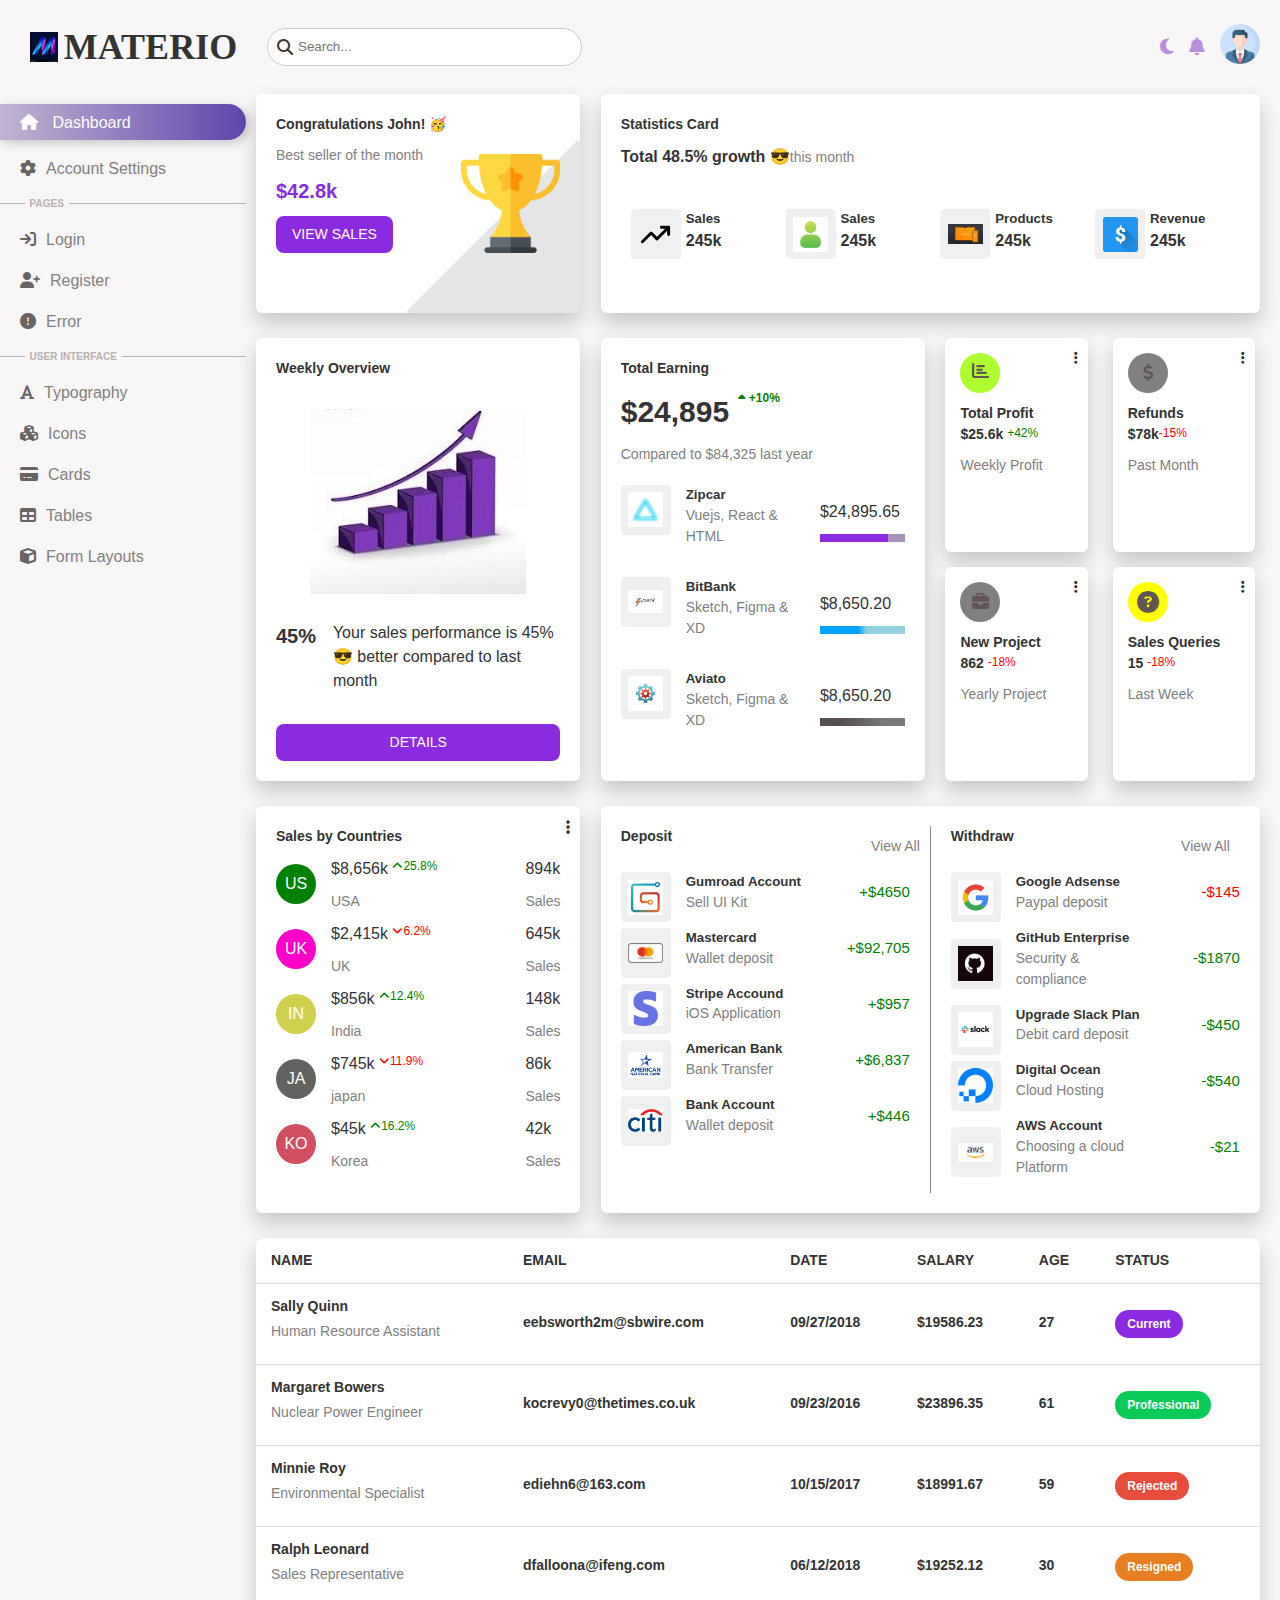
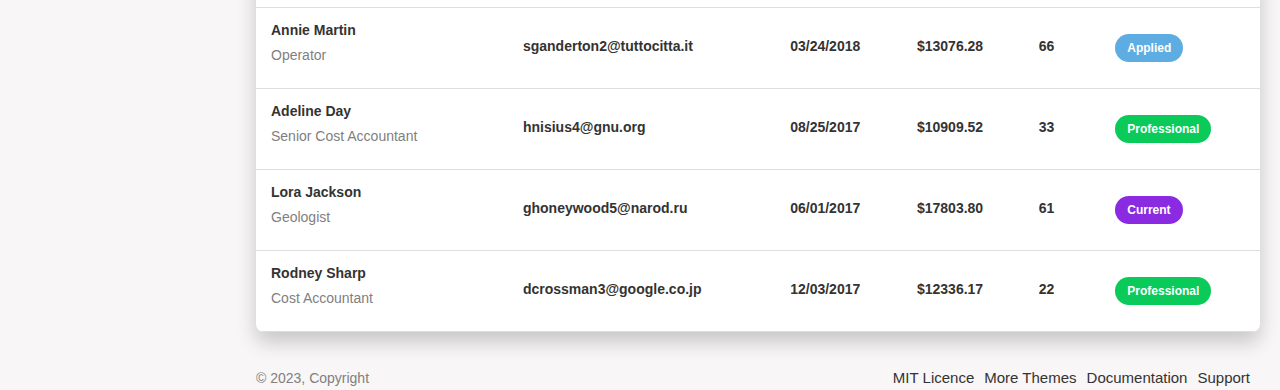
<file: Task6-withflex/index.html>
<!DOCTYPE html>
<html lang="en">
<head>
    <meta charset="UTF-8">
    <meta name="viewport" content="width=device-width, initial-scale=1.0">
    <title>MATERIO</title>
    <link rel="stylesheet" href="style.css">
    <link rel="stylesheet" href="https://cdnjs.cloudflare.com/ajax/libs/font-awesome/6.5.0/css/all.min.css">

</head>
<body>
    <header>

        <button class="hamburger" onclick="toggleSidebar()">
            <i class="fa fa-bars"></i>
        </button>


        <div class="logo">
            <a href="#" class="M-logo">
                <img src="logo.jpeg" alt="M Logo" class="logo-img" />
                <h1>MATERIO</h1>
            </a>
        </div>
            <div class="search-bar">
                <i class="fa-solid fa-magnifying-glass"></i>
                <input type="text" placeholder="Search...">
            </div>
            <div class="side-icons clearfix">
                <div class="theme-icon">
                    <a href="#" id="theme-toggle"><i class="fa-solid fa-moon"></i></a>
                </div>
                <div class="notification-icon">
                    <a href="#"><i class="fa-solid fa-bell"></i></a>
                </div>
                <div class="user-avatar">
                    <img src="profile.png" alt="User Avatar" class="avatar">
                </div>
            </div>
        </header>
    <div class="layout">
    <section class="side-bar">

        <div class="dashboard-header">
            <i class="fa fa-home"></i> 
            <span>Dashboard</span>
        </div>
        <nav class="navigation">
            <ul>
                <li><a href="#"><i class="fa fa-cog"></i>Account Settings</a></li>
            </ul>
            <h4 class="nav-pages">PAGES</h4>
            <ul>
                <li><a href="#"><i class="fa fa-sign-in"></i>Login</a></li>
                <li><a href="#"><i class="fa fa-user-plus"></i>Register</a></li>
                <li><a href="#"><i class="fa fa-exclamation-circle"></i>Error</a></li>
            </ul>
            <h4 class="nav-user">USER INTERFACE</h4>
            <ul>
                <li><a href="#"><i class="fa-solid fa-font"></i>Typography</a></li>
                <li><a href="#"><i class="fa fa-cubes"></i>Icons</a></li>
                <li><a href="#"><i class="fa fa-credit-card-alt" aria-hidden="true"></i>Cards</a></li>
                <li><a href="#"><i class="fa fa-table"></i>Tables</a></li>
                <li><a href="#"><i class="fa fa-cube"></i>Form Layouts</a></li>
            </ul>
        </nav>
    </section>
    <section class="main-section">
        
        <main class="dashboard-contents">
            <div class="first-div">
                <div class="card-width32 shade">
                    <div class="content">
                        <h3>Congratulations John! &#129395;</h3>
                        <p class="grey">Best seller of the month</p>
                        <p class="blueviolet"><strong>$42.8k</strong></p>
                        <button class="primary-btn view-btn">VIEW SALES</button>
                    </div>
                    <figure class="trophy">
                        <img src="trophy.png" alt="Image of a trophy emoji">
                    </figure>
                </div>
                <div class="card-width65">
                    <div class="cardtwo-top">
                        <h3>Statistics Card</h3>
                        <p><strong>Total 48.5% growth </strong>&#x1F60E;<span class="grey">this month</span> </p>
                    </div>
                    <div class="cardtwo-bottom">
                       <ul>
                        <li>
                            <figure class="rectangle-icon">
                                <img src="arrow-growth.svg" alt="sales growth" class="icon">
                            </figure>
                            <div class="recicon-content">
                                <h5>Sales</h5>
                                <p><strong>245k</strong></p>
                            </div>
                        </li>
                        <li>
                            <figure class="rectangle-icon">
                                <img src="customer.jpeg" alt="sales growth" class="icon">
                            </figure>
                            <div class="recicon-content">
                                <h5>Sales</h5>
                                <p><strong>245k</strong></p>
                            </div>
                        </li>
                        <li>
                            <figure class="rectangle-icon">
                                <img src="products.jpeg" alt="sales growth" class="icon">
                            </figure>
                            <div class="recicon-content">
                                <h5>Products</h5>
                                <p><strong>245k</strong></p>
                            </div>
                        </li>
                        <li>
                            <figure class="rectangle-icon">
                                <img src="revanue.jpeg" alt="sales growth" class="icon">
                            </figure>
                            <div class="recicon-content">
                                <h5>Revenue</h5>
                                <p><strong>245k</strong></p>
                            </div>
                        </li>
                       </ul>
                    </div>

                </div>
            </div>
            <div class="second-div">
                <div class="card-width32 weekly-overview">
                    <h3>Weekly Overview</h3>
                    <figure class="chart-image">
                        <img src="growthchart.jpeg" alt="chart showing weekly Overview">
                    </figure>
                    <div class="sub-caption">
                        <p class="number-45">45%</p>
                        <p class="chart-caption">Your sales performance is 45% &#x1F60E; better compared to last month</p>
                    </div>
                    <button class="primary-btn details">DETAILS</button>


                </div>
                <div class="card-width32 total-earning">
                    <div class="top">
                        <h3>Total Earning</h3>
                        <p class="amount">$24,895 <span class="growth"><i class="fa-solid fa-caret-up"></i> +10%</span></p>
                        <p class="grey">Compared to $84,325 last year</p>
                    </div>
                    <div class="bottom">
                        <ul>
                            <li >
                                <div class="left">
                                    <figure class="rectangle-icon">
                                        <img src="zipcar.jpeg" alt="logo of zip car" class="icon">
                                    </figure>
                                    <div class="recicon-content">
                                        <h5>Zipcar</h5>
                                        <p class="grey">Vuejs, React & HTML</p>
                                    </div>
                                </div>
                                <div class="right">
                                    <p class="right-number">$24,895.65</p>
                                    <div class="colored-line one"></div>
                                </div>
                            </li>
                            <li>
                                <div class="left">
                                    <figure class="rectangle-icon">
                                        <img src="spark.jpeg" alt="logo of BitBank" class="icon">
                                    </figure>
                                    <div class="recicon-content">
                                        <h5>BitBank</h5>
                                        <p class="grey">Sketch, Figma & XD</p>
                                    </div>
                                </div>
                                <div class="right">
                                    <p class="right-number">$8,650.20</p>
                                    <div class="colored-line two"></div>
                                </div>
                            </li>
                            <li>
                                <div class="left">
                                    <figure class="rectangle-icon second-row">
                                        <img src="aviato.jpeg" alt="logo of BitBank" class="icon">
                                    </figure>
                                    <div class="recicon-content">
                                        <h5>Aviato</h5>
                                        <p class="grey">Sketch, Figma & XD</p>
                                    </div>
                                </div>
                                <div class="right">
                                    <p class="right-number">$8,650.20</p>
                                    <div class="colored-line three"></div>
                                </div>
                            </li>
                        </ul>
                    </div>
                    
                </div>
                <div class="small-cards">
                    <!-- <div class="small-card-row"> -->
                        <div class="small-card total-profit">
                            <div class="round-icon chart-bar">
                                <span class="icon-bg-green">
                                    <i class="fas fa-chart-bar"></i>
                                </span>
                            </div>
                            <div class="three-dot">
                                <a href="#"><i class="fas fa-ellipsis-v"></i></a>
                            </div>
                            <h4>Total Profit</h4>
                            <p class="card-number"><strong>$25.6k</strong> <span class="growth">+42%</span></p>
                            <p class="grey">Weekly Profit</p>

                        </div>
                        <div class="small-card refunds">
                            <div class="round-icon dollar">
                                
                                    <i class="fa-solid fa-dollar-sign"></i>
                                
                            </div>
                            <div class="three-dot">
                                <a href="#"><i class="fas fa-ellipsis-v"></i></a>
                            </div>
                            <h4>Refunds</h4>
                            <p class="card-number"><strong>$78k</strong><span class="loss">-15%</span></p>
                            <p class="grey">Past Month</p>
                        </div>
                    <!-- </div> -->

                    <!-- <div class="small-card-row"> -->
                        <div class="small-card new-project">
                            <div class="round-icon briefcase">
                                
                                    <i class="fa-solid fa-briefcase"></i>
                                
                            </div>
                            <div class="three-dot">
                                <a href="#"><i class="fas fa-ellipsis-v"></i></a>
                            </div>
                            <h4>New Project</h4>
                            <p class="card-number"><strong>862</strong> <span class="loss">-18%</span></p>
                            <p class="grey">Yearly Project</p>
                        </div>
                        <div class="small-card sales-queries">
                            <div class="round-icon question">
                                
                                    <i class="fa-solid fa-circle-question"></i>
                               
                            </div>
                            <div class="three-dot">
                                <a href="#"><i class="fas fa-ellipsis-v"></i></a>
                            </div>
                            <h4>Sales Queries</h4>
                            <p class="card-number"><strong>15</strong> <span class="loss">-18%</span></p>
                            <p class="grey">Last Week</p>
                        </div>
                    <!-- </div> -->
                </div>
            </div>
            <div class="third-div">
                <div class="card-width32 salesby-countries">
                    <h3>Sales by Countries</h3>
                    <div class="three-dot">
                        <a href="#"><i class="fas fa-ellipsis-v"></i></a>
                    </div>

                    <ul>
                        <li>
                            <div class="countries">
                                <div class="round-icon country-us">US</div>
                                <div class="country-info">
                                    <p class="right-number">$8,656k <span class="growth">
                                        <i class="fa fa-angle-up"></i>25.8%
                                    </span></p>
                                    <p class="grey">USA</p>
                                </div>
                            </div>
                            <div class="sales">
                                <p class="right-number">894k</p>
                                <p class="grey">Sales</p>
                            </div>
                        </li>
                        <li>
                            <div class="countries">
                                <div class="round-icon country-uk">UK</div>
                                <div class="country-info">
                                    <p class="right-number">$2,415k <span class="loss">
                                        <i class="fa fa-angle-down"></i>6.2%
                                    </span></p>
                                    <p class="grey">UK</p>
                                </div>
                            </div>
                            <div class="sales">
                                <p class="right-number">645k</p>
                                <p class="grey">Sales</p>
                            </div>
                        </li>
                        <li>
                            <div class="countries">
                                <div class="round-icon country-india">IN</div>
                                <div class="country-info">
                                    <p class="right-number">$856k <span class="growth">
                                        <i class="fa fa-angle-up"></i>12.4%
                                    </span></p>
                                    <p class="grey">India</p>
                                </div>
                            </div>
                            <div class="sales">
                                <p class="right-number">148k</p>
                                <p class="grey">Sales</p>
                            </div>
                        </li>
                        <li>
                            <div class="countries">
                                <div class="round-icon country-ja">JA</div>
                                <div class="country-info">
                                    <p class="right-number">$745k <span class="loss">
                                        <i class="fa fa-angle-down"></i>11.9%
                                    </span></p>
                                    <p class="grey">japan</p>
                                </div>
                            </div>
                            <div class="sales">
                                <p class="right-number">86k</p>
                                <p class="grey">Sales</p>
                            </div>
                        </li>
                        <li>
                            <div class="countries">
                                <div class="round-icon country-ko">KO</div>
                                <div class="country-info">
                                    <p class="right-number">$45k <span class="growth">
                                        <i class="fa fa-angle-up"></i>16.2%
                                    </span></p>
                                    <p class="grey">Korea</p>
                                </div>
                            </div>
                            <div class="sales">
                                <p class="right-number">42k</p>
                                <p class="grey">Sales</p>
                            </div>
                        </li>
                    </ul>

                </div>
                <div class="card-width65 transactions">
                    <div class="deposit">
                        <h3>Deposit</h3>
                        <a href="#" class="three-dot grey">View All</a>
                        <ul>
                            <li>
                                <div class="accounts">
                                    <figure class="rectangle-icon second-row">
                                        <img src="gumroad.jpeg" alt="gumroad accound logo" class="icon">
                                    </figure>
                                    <div class="recicon-content">
                                        <h5>Gumroad Account</h5>
                                        <p class="grey">Sell UI Kit</p>
                                    </div>
                                </div>
                                <div class="amt">
                                    <p class="right-number growth">+$4650</p>
                                </div>
                            </li>
                            <li>
                                 <div class="accounts">
                                    <figure class="rectangle-icon">
                                        <img src="mastercard.png" alt="mastercard accound logo" class="icon">
                                    </figure>
                                    <div class="recicon-content">
                                        <h5>Mastercard</h5>
                                        <p class="grey">Wallet deposit</p>
                                    </div>
                                </div>
                                <div class="amt">
                                    <p class="right-number growth">+$92,705</p>
                                </div>
                            </li>
                            <li>
                                <div class="accounts">
                                    <figure class="rectangle-icon">
                                        <img src="stripe.png" alt="stripe accound logo" class="icon">
                                    </figure>
                                    <div class="recicon-content">
                                        <h5>Stripe Accound</h5>
                                        <p class="grey">iOS Application</p>
                                    </div>
                                </div>
                                <div class="amt">
                                    <p class="right-number growth">+$957</p>
                                </div>
                            </li>
                            <li>
                                <div class="accounts">
                                    <figure class="rectangle-icon">
                                        <img src="USbank.png" alt="American national bank accound logo" class="icon">
                                    </figure>
                                    <div class="recicon-content">
                                        <h5>American Bank</h5>
                                        <p class="grey">Bank Transfer</p>
                                    </div>
                                </div>
                                <div class="amt">
                                    <p class="right-number growth">+$6,837</p>
                                </div>
                            </li>
                            <li>
                                <div class="accounts">
                                    <figure class="rectangle-icon">
                                        <img src="citi.png" alt="citi bank accound logo" class="icon">
                                    </figure>
                                    <div class="recicon-content">
                                        <h5>Bank Account</h5>
                                        <p class="grey">Wallet deposit</p>
                                    </div>
                                </div>
                                <div class="amt">
                                    <p class="right-number growth">+$446</p>
                                </div>
                            </li>

                        </ul>


                    </div>
                    <div class="withdraw">
                        <h3>Withdraw</h3>
                        <a href="#" class="three-dot grey">View All</a>
                        <ul>
                            <li>
                                <div class="accounts">
                                    <figure class="rectangle-icon">
                                        <img src="google.png" alt="google accound logo" class="icon">
                                    </figure>
                                    <div class="recicon-content">
                                        <h5>Google Adsense</h5>
                                        <p class="grey">Paypal deposit</p>
                                    </div>
                                </div>
                                <div class="amt">
                                    <p class="right-number loss">-$145</p>
                                </div>
                            </li>
                            <li>
                                 <div class="accounts">
                                    <figure class="rectangle-icon">
                                        <img src="git.jpg" alt="Git accound logo" class="icon">
                                    </figure>
                                    <div class="recicon-content">
                                        <h5>GitHub Enterprise</h5>
                                        <p class="grey">Security & compliance</p>
                                    </div>
                                </div>
                                <div class="amt">
                                    <p class="right-number growth">-$1870</p>
                                </div>
                            </li>
                            <li>
                                <div class="accounts">
                                    <figure class="rectangle-icon">
                                        <img src="slack.png" alt="slack accound logo" class="icon">
                                    </figure>
                                    <div class="recicon-content">
                                        <h5>Upgrade Slack Plan</h5>
                                        <p class="grey">Debit card deposit</p>
                                    </div>
                                </div>
                                <div class="amt">
                                    <p class="right-number growth">-$450</p>
                                </div>
                            </li>
                            <li>
                                <div class="accounts">
                                    <figure class="rectangle-icon">
                                        <img src="digitalocean.png" alt="Digital ocean accound logo" class="icon">
                                    </figure>
                                    <div class="recicon-content">
                                        <h5>Digital Ocean</h5>
                                        <p class="grey">Cloud Hosting</p>
                                    </div>
                                </div>
                                <div class="amt">
                                    <p class="right-number growth">-$540</p>
                                </div>
                            </li>
                            <li>
                                <div class="accounts">
                                    <figure class="rectangle-icon">
                                        <img src="aws.png" alt="aws logo" class="icon">
                                    </figure>
                                    <div class="recicon-content">
                                        <h5>AWS Account</h5>
                                        <p class="grey">Choosing a cloud Platform</p>
                                    </div>
                                </div>
                                <div class="amt">
                                    <p class="right-number growth">-$21</p>
                                </div>
                            </li>

                        </ul>

                    </div>
                </div>
            </div>
            <div class="fourth-div">
                <table>
                        <tr>
                            <th>NAME</th>
                            <th>EMAIL</th>
                            <th>DATE</th>
                            <th>SALARY</th>
                            <th>AGE</th>
                            <th>STATUS</th>
                        </tr>
                        <tr>
                            <td>
                                <p class="name">Sally Quinn</p>
                                <p class="grey">Human Resource Assistant</p>
                            </td>
                            <td><p class="name">eebsworth2m@sbwire.com</p></td>
                            <td><p class="name">09/27/2018</p></td>
                            <td><p class="name">$19586.23</p></td>
                            <td><p class="name">27</p></td>
                            <td><span class="statusTag blue">Current</span></td>
                        </tr>
                        <tr>
                            <td>
                                <p class="name ">Margaret Bowers</p>
                                <p class="grey">Nuclear Power Engineer</p>
                            </td>
                            <td><p class="name">kocrevy0@thetimes.co.uk</p></td>
                            <td><p class="name">09/23/2016</p></td>
                            <td><p class="name">$23896.35</p></td>
                            <td><p class="name">61</p></td>
                            <td><span class="statusTag green">Professional</span></td>
                        </tr>
                        <tr>
                            <td>
                                <p class="name ">Minnie Roy</p>
                                <p class="grey">Environmental Specialist</p>
                            </td>
                            <td><p class="name">ediehn6@163.com</p></td>
                            <td><p class="name">10/15/2017</p></td>
                            <td><p class="name">$18991.67</p></td>
                            <td><p class="name">59</p></td>
                            <td><span class="statusTag red">Rejected</span></td>
                        </tr>
                        <tr>
                            <td>
                                <p class="name ">Ralph Leonard</p>
                                <p class="grey">Sales Representative</p>
                            </td>
                            <td><p class="name">dfalloona@ifeng.com</p></td>
                            <td><p class="name">06/12/2018</p></td>
                            <td><p class="name">$19252.12</p></td>
                            <td><p class="name">30</p></td>
                            <td><span class="statusTag orange">Resigned</span></td>
                        </tr>
                        <tr>
                            <td>
                                <p class="name">Annie Martin</p>
                                <p class="grey">Operator</p>
                            </td>
                            <td><p class="name">sganderton2@tuttocitta.it</p></td>
                            <td><p class="name">03/24/2018</p></td>
                            <td><p class="name">$13076.28</p></td>
                            <td><p class="name">66</p></td>
                            <td><span class="statusTag lightBlue">Applied</span></td>
                        </tr>
                        <tr>
                            <td>
                                <p class="name">Adeline Day</p>
                                <p class="grey">Senior Cost Accountant</p>
                            </td>
                            <td><p class="name">hnisius4@gnu.org</p></td>
                            <td><p class="name">08/25/2017</p></td>
                            <td><p class="name">$10909.52</p></td>
                            <td><p class="name">33</p></td>
                            <td><span class="statusTag green">Professional</span></td>
                        </tr>
                        <tr>
                            <td>
                                <p class="name">Lora Jackson</p>
                                <p class="grey">Geologist</p>
                            </td>
                            <td><p class="name">ghoneywood5@narod.ru</p></td>
                            <td><p class="name">06/01/2017</p></td>
                            <td><p class="name">$17803.80</p></td>
                            <td><p class="name">61</p></td>
                            <td><span class="statusTag blue">Current</span></td>
                        </tr>
                        <tr>
                            <td>
                                <p class="name">Rodney Sharp</p>
                                <p class="grey">Cost Accountant</p>
                            </td>
                            <td><p class="name">dcrossman3@google.co.jp</p></td>
                            <td><p class="name">12/03/2017</p></td>
                            <td><p class="name">$12336.17</p></td>
                            <td><p class="name">22</p></td>
                            <td><span class="statusTag green">Professional</span></td>
                        </tr>
                    </table>
            </div>
        </main>
    
    
    <footer>
        <p class="grey">© 2023, Copyright</p>
        <ul>
            <li>
                <a href="#">MIT Licence</a>
            </li>
            <li>
                <a href="#">More Themes</a>
            </li>
            <li>
                <a href="#">Documentation</a>
            </li>
            <li>
                <a href="#">Support</a>
            </li>
        </ul>
    </footer>
    </section>
    </div>
    <script src="script.js"></script>
</body>
</html>
</file>
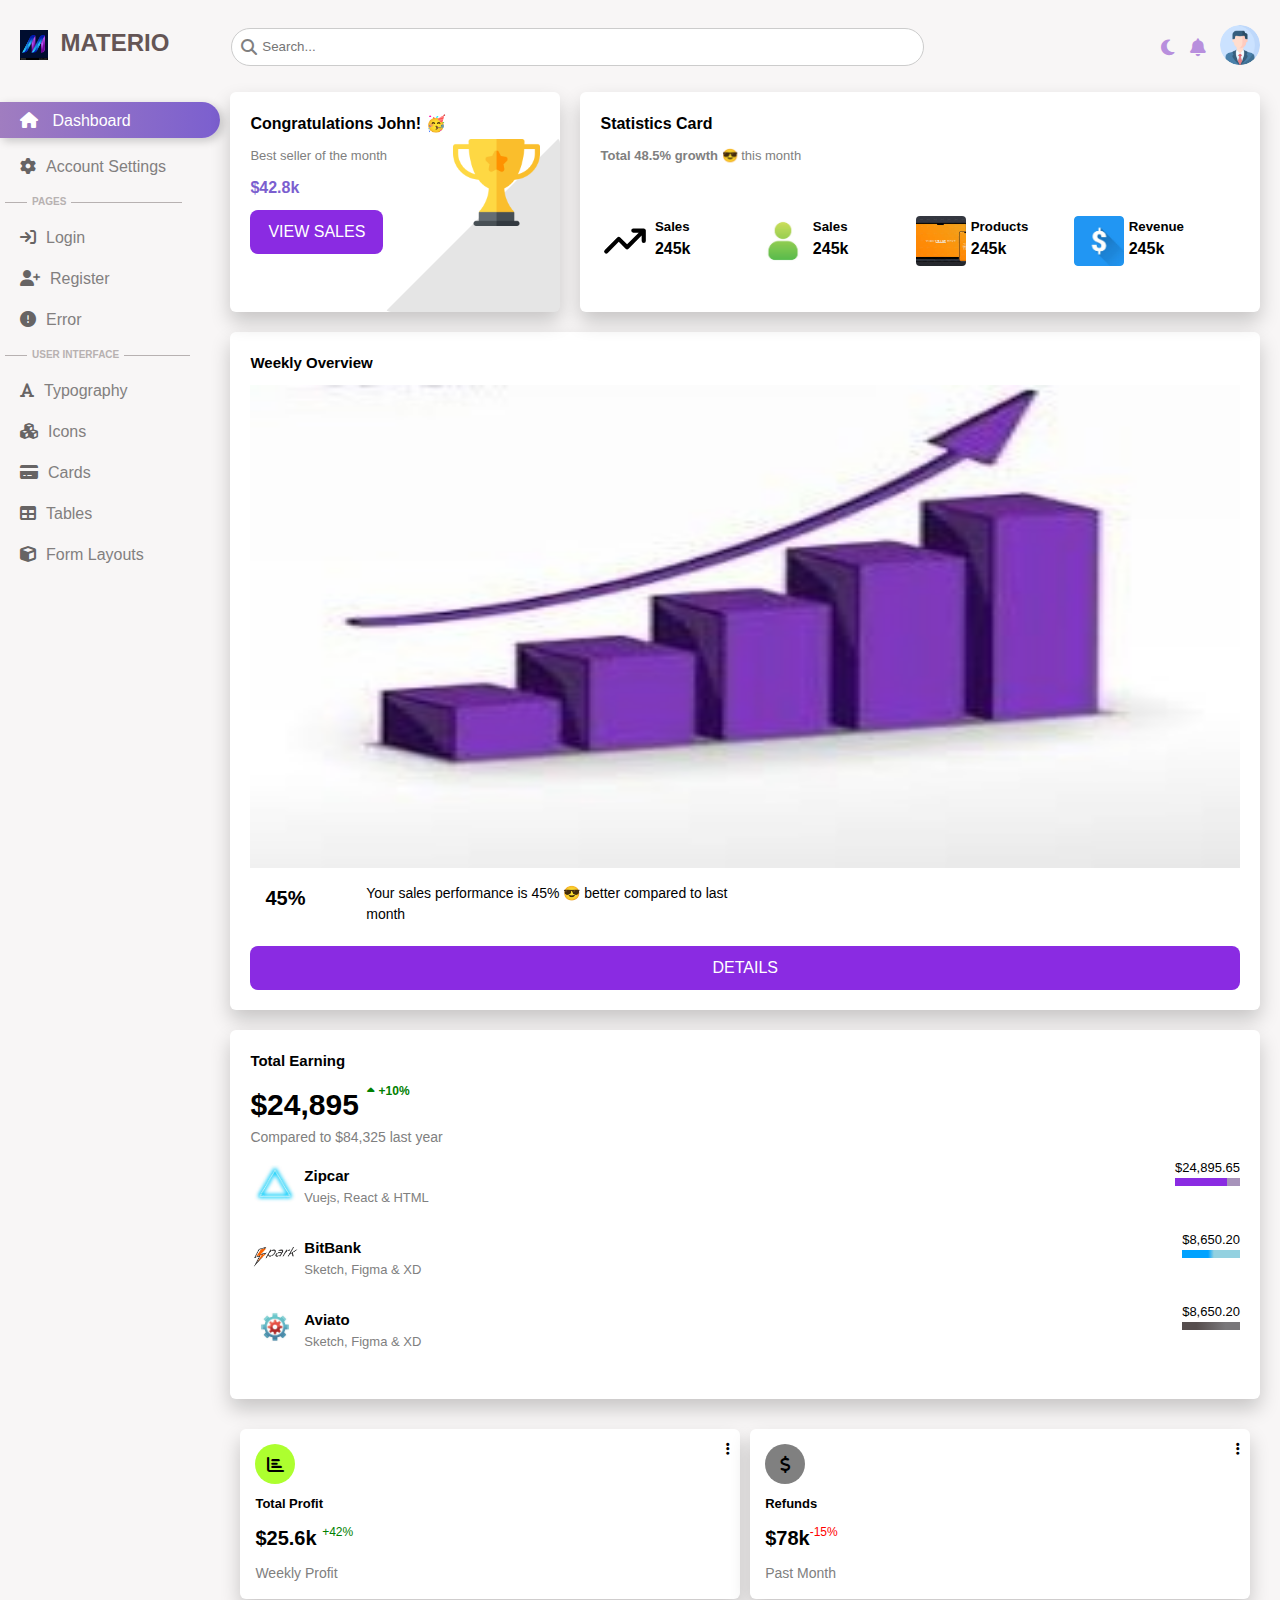
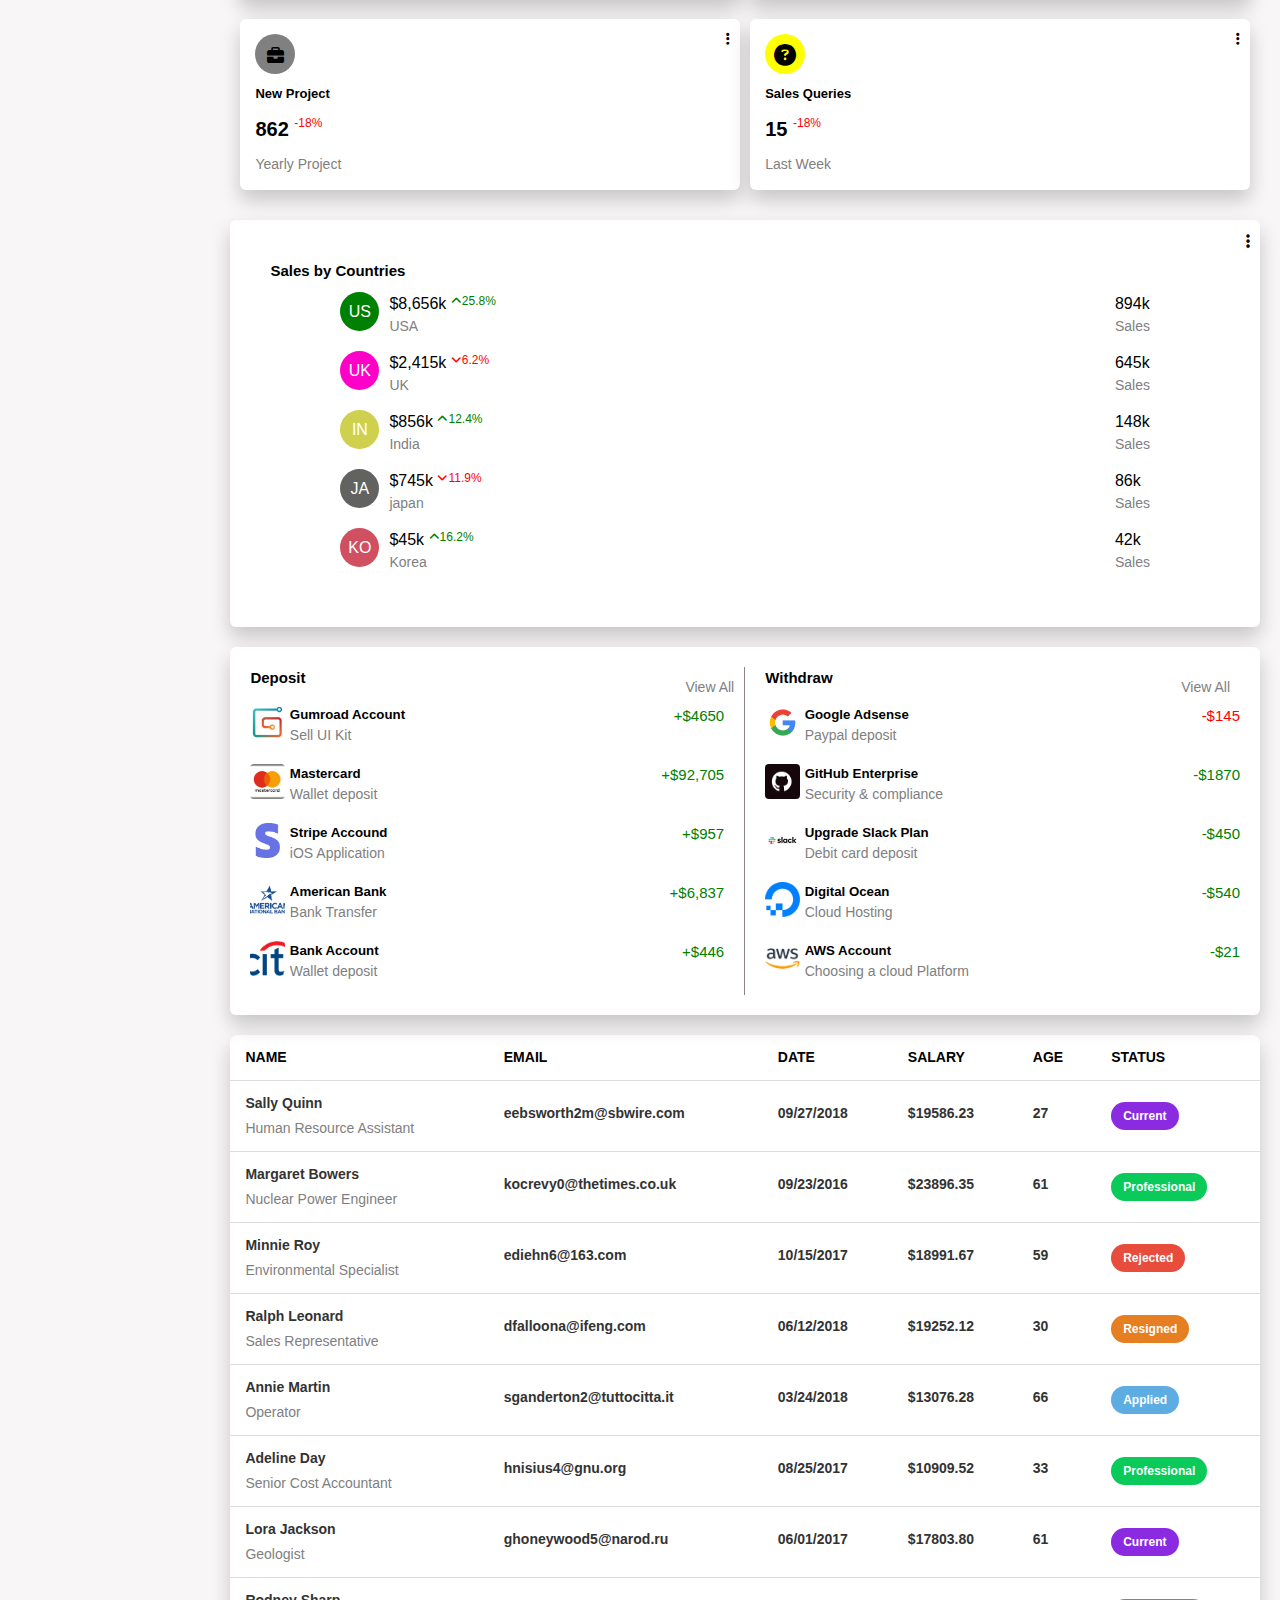
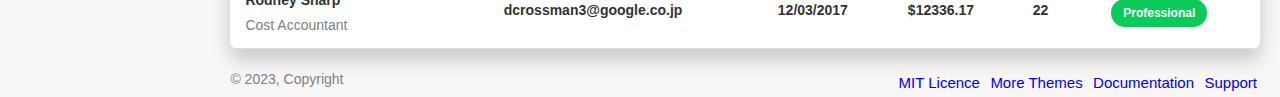
<file: Task6-withoutflex/index.html>
<!DOCTYPE html>
<html lang="en">
<head>
    <meta charset="UTF-8">
    <meta name="viewport" content="width=device-width, initial-scale=1.0">
    <title>MATERIO</title>
    <link rel="stylesheet" href="style.css">
    <link rel="stylesheet" href="https://cdnjs.cloudflare.com/ajax/libs/font-awesome/6.5.0/css/all.min.css">

</head>
<body>
    <header>

        <button class="hamburger" onclick="toggleSidebar()">
            <i class="fa fa-bars"></i>
        </button>


        <div class="logo">
            <a href="#" class="M-logo">
                <img src="logo.jpeg" alt="M Logo" class="logo-img" />
                MATERIO
            </a>
        </div>
            <div class="search-bar">
                <i class="fa-solid fa-magnifying-glass"></i>
                <input type="text" placeholder="Search...">
            </div>
            <div class="side-icons clearfix">
                <div class="theme-icon">
                    <a href="#"><i class="fa-solid fa-moon"></i></a>
                </div>
                <div class="notification-icon">
                    <a href="#"><i class="fa-solid fa-bell"></i></a>
                </div>
                <div class="user-avatar">
                    <img src="profile.png" alt="User Avatar" class="avatar">
                </div>
            </div>
        </header>
    <section class="side-bar clearfix">

        <div class="dashboard-header">
            <i class="fa fa-home"></i> 
            <span>Dashboard</span>
        </div>
        <nav class="navigation">
            <ul>
                <li><a href="#"><i class="fa fa-cog"></i>Account Settings</a></li>
            </ul>
            <h4 class="nav-pages">PAGES</h4>
            <ul>
                <li><a href="#"><i class="fa fa-sign-in"></i>Login</a></li>
                <li><a href="#"><i class="fa fa-user-plus"></i>Register</a></li>
                <li><a href="#"><i class="fa fa-exclamation-circle"></i>Error</a></li>
            </ul>
            <h4 class="nav-user">USER INTERFACE</h4>
            <ul>
                <li><a href="#"><i class="fa-solid fa-font"></i>Typography</a></li>
                <li><a href="#"><i class="fa fa-cubes"></i>Icons</a></li>
                <li><a href="#"><i class="fa fa-credit-card-alt" aria-hidden="true"></i>Cards</a></li>
                <li><a href="#"><i class="fa fa-table"></i>Tables</a></li>
                <li><a href="#"><i class="fa fa-cube"></i>Form Layouts</a></li>
            </ul>
        </nav>
    </section>
    <section class="main-section clearfix">
        
        <main class="dashboard-contents">
            <div class="first-div clearfix">
                <div class="card-one shade">
                    <div class="content">
                        <h3>Congratulations John! &#129395;</h3>
                        <p class="sub-para">Best seller of the month</p>
                        <p class="number-para"><strong>$42.8k</strong></p>
                        <button class="primary-btn view-btn">VIEW SALES</button>
                    </div>
                    <figure class="trophy">
                        <img src="trophy.png" alt="Image of a trophy emoji">
                    </figure>
                </div>
                <div class="card-two">
                    <div class="cardtwo-top">
                        <h3>Statistics Card</h3>
                        <p class="sub-para"><strong>Total 48.5% growth </strong>&#x1F60E; this month</p>
                    </div>
                    <div class="cardtwo-bottom">
                       <ul>
                        <li>
                            <figure class="rectangle-icon">
                                <img src="arrow-growth.svg" alt="sales growth" class="icon">
                            </figure>
                            <div class="recicon-content">
                                <h5>Sales</h5>
                                <p><strong>245k</strong></p>
                            </div>
                        </li>
                        <li>
                            <figure class="rectangle-icon">
                                <img src="customer.jpeg" alt="sales growth" class="icon">
                            </figure>
                            <div class="recicon-content">
                                <h5>Sales</h5>
                                <p><strong>245k</strong></p>
                            </div>
                        </li>
                        <li>
                            <figure class="rectangle-icon">
                                <img src="products.jpeg" alt="sales growth" class="icon">
                            </figure>
                            <div class="recicon-content">
                                <h5>Products</h5>
                                <p><strong>245k</strong></p>
                            </div>
                        </li>
                        <li>
                            <figure class="rectangle-icon">
                                <img src="revanue.jpeg" alt="sales growth" class="icon">
                            </figure>
                            <div class="recicon-content">
                                <h5>Revenue</h5>
                                <p><strong>245k</strong></p>
                            </div>
                        </li>
                       </ul>
                    </div>

                </div>
            </div>
            <div class="second-div">
                <div class="weekly-overview clearfix">
                    <h3>Weekly Overview</h3>
                    <figure class="chart-image">
                        <img src="growthchart.jpeg" alt="chart showing weekly Overview">
                    </figure>
                    <div class="sub-caption">
                        <p class="number-45">45%</p>
                        <p class="chart-caption">Your sales performance is 45% &#x1F60E; better compared to last month</p>
                    </div>
                    <button class="primary-btn details">DETAILS</button>


                </div>
                <div class="total-earning">
                    <div class="top">
                        <h3>Total Earning</h3>
                        <p class="amount">$24,895 <span class="growth"><i class="fa-solid fa-caret-up"></i> +10%</span></p>
                        <p class="grey">Compared to $84,325 last year</p>
                    </div>
                    <div class="bottom clearfix">
                        <ul>
                            <li >
                                <div class="left">
                                    <figure class="rectangle-icon second-row">
                                        <img src="zipcar.jpeg" alt="logo of zip car" class="icon">
                                    </figure>
                                    <div class="recicon-content">
                                        <h5>Zipcar</h5>
                                        <p class="grey">Vuejs, React & HTML</p>
                                    </div>
                                </div>
                                <div class="right">
                                    <p class="right-number">$24,895.65</p>
                                    <div class="colored-line one"></div>
                                </div>
                            </li>
                            <li>
                                <div class="left">
                                    <figure class="rectangle-icon second-row">
                                        <img src="spark.jpeg" alt="logo of BitBank" class="icon">
                                    </figure>
                                    <div class="recicon-content">
                                        <h5>BitBank</h5>
                                        <p class="grey">Sketch, Figma & XD</p>
                                    </div>
                                </div>
                                <div class="right">
                                    <p class="right-number">$8,650.20</p>
                                    <div class="colored-line two"></div>
                                </div>
                            </li>
                            <li>
                                <div class="left">
                                    <figure class="rectangle-icon second-row">
                                        <img src="aviato.jpeg" alt="logo of BitBank" class="icon">
                                    </figure>
                                    <div class="recicon-content">
                                        <h5>Aviato</h5>
                                        <p class="grey">Sketch, Figma & XD</p>
                                    </div>
                                </div>
                                <div class="right">
                                    <p class="right-number">$8,650.20</p>
                                    <div class="colored-line three"></div>
                                </div>
                            </li>
                        </ul>
                    </div>
                    
                </div>
                <div class="small-cards">
                    <div class="small-card-row">
                        <div class="small-card total-profit">
                            <div class="round-icon chart-bar">
                                <span class="icon-bg-green">
                                    <i class="fas fa-chart-bar"></i>
                                </span>
                            </div>
                            <div class="three-dot">
                                <i class="fas fa-ellipsis-v"></i>
                            </div>
                            <h4>Total Profit</h4>
                            <p class="card-number"><strong>$25.6k</strong> <span class="growth">+42%</span></p>
                            <p class="grey">Weekly Profit</p>

                        </div>
                        <div class="small-card refunds">
                            <div class="round-icon dollar">
                                
                                    <i class="fa-solid fa-dollar-sign"></i>
                                
                            </div>
                            <div class="three-dot">
                                <i class="fas fa-ellipsis-v"></i>
                            </div>
                            <h4>Refunds</h4>
                            <p class="card-number"><strong>$78k</strong><span class="loss">-15%</span></p>
                            <p class="grey">Past Month</p>
                        </div>
                    </div>

                    <div class="small-card-row">
                        <div class="small-card new-project">
                            <div class="round-icon briefcase">
                                
                                    <i class="fa-solid fa-briefcase"></i>
                                
                            </div>
                            <div class="three-dot">
                                <i class="fas fa-ellipsis-v"></i>
                            </div>
                            <h4>New Project</h4>
                            <p class="card-number"><strong>862</strong> <span class="loss">-18%</span></p>
                            <p class="grey">Yearly Project</p>
                        </div>
                        <div class="small-card sales-queries">
                            <div class="round-icon question">
                                
                                    <i class="fa-solid fa-circle-question"></i>
                               
                            </div>
                            <div class="three-dot">
                                <i class="fas fa-ellipsis-v"></i>
                            </div>
                            <h4>Sales Queries</h4>
                            <p class="card-number"><strong>15</strong> <span class="loss">-18%</span></p>
                            <p class="grey">Last Week</p>
                        </div>
                    </div>
                </div>
            </div>
            <div class="third-div clearfix">
                <div class="salesby-countries">
                    <h3>Sales by Countries</h3>
                    <div class="three-dot">
                        <i class="fas fa-ellipsis-v"></i>
                    </div>

                    <ul>
                        <li>
                            <div class="countries">
                                <div class="round-icon country-us">US</div>
                                <span class="right-number">$8,656k <span class="growth">
                                    <i class="fa fa-angle-up"></i>25.8%
                                </span></p>
                                <p class="grey">USA</p>

                            </div>
                            <div class="sales">
                                <p class="right-number">894k</p>
                                <p class="grey">Sales</p>
                            </div>
                        </li>
                        <li>
                            <div class="countries">
                                <div class="round-icon country-uk">UK</div>
                                <p class="right-number">$2,415k <span class="loss">
                                    <i class="fa fa-angle-down"></i>6.2%
                                </span></p>
                                <p class="grey">UK</p>

                            </div>
                            <div class="sales">
                                <p class="right-number">645k</p>
                                <p class="grey">Sales</p>
                            </div>
                        </li>
                        <li>
                            <div class="countries">
                                <div class="round-icon country-india">IN</div>
                                <p class="right-number">$856k <span class="growth">
                                    <i class="fa fa-angle-up"></i>12.4%
                                </span></p>
                                <p class="grey">India</p>

                            </div>
                            <div class="sales">
                                <p class="right-number">148k</p>
                                <p class="grey">Sales</p>
                            </div>
                        </li>
                        <li>
                            <div class="countries">
                                <div class="round-icon country-ja">JA</div>
                                <p class="right-number">$745k <span class="loss">
                                    <i class="fa fa-angle-down"></i>11.9%
                                </span></p>
                                <p class="grey">japan</p>

                            </div>
                            <div class="sales">
                                <p class="right-number">86k</p>
                                <p class="grey">Sales</p>
                            </div>
                        </li>
                        <li>
                            <div class="countries">
                                <div class="round-icon country-ko">KO</div>
                                <p class="right-number">$45k <span class="growth">
                                    <i class="fa fa-angle-up"></i>16.2%
                                </span></p>
                                <p class="grey">Korea</p>

                            </div>
                            <div class="sales">
                                <p class="right-number">42k</p>
                                <p class="grey">Sales</p>
                            </div>
                        </li>
                    </ul>

                </div>
                <div class="transactions clearfix">
                    <div class="deposit">
                        <h3>Deposit</h3>
                        <a href="#" class="three-dot grey">View All</a>
                        <ul>
                            <li>
                                <div class="accounts">
                                    <figure class="rectangle-icon">
                                        <img src="gumroad.jpeg" alt="gumroad accound logo" class="icon">
                                    </figure>
                                    <div class="recicon-content">
                                        <h5>Gumroad Account</h5>
                                        <p class="grey">Sell UI Kit</p>
                                    </div>
                                </div>
                                <div class="amt">
                                    <p class="right-number growth">+$4650</p>
                                </div>
                            </li>
                            <li>
                                 <div class="accounts">
                                    <figure class="rectangle-icon">
                                        <img src="mastercard.png" alt="mastercard accound logo" class="icon">
                                    </figure>
                                    <div class="recicon-content">
                                        <h5>Mastercard</h5>
                                        <p class="grey">Wallet deposit</p>
                                    </div>
                                </div>
                                <div class="amt">
                                    <p class="right-number growth">+$92,705</p>
                                </div>
                            </li>
                            <li>
                                <div class="accounts">
                                    <figure class="rectangle-icon">
                                        <img src="stripe.png" alt="stripe accound logo" class="icon">
                                    </figure>
                                    <div class="recicon-content">
                                        <h5>Stripe Accound</h5>
                                        <p class="grey">iOS Application</p>
                                    </div>
                                </div>
                                <div class="amt">
                                    <p class="right-number growth">+$957</p>
                                </div>
                            </li>
                            <li>
                                <div class="accounts">
                                    <figure class="rectangle-icon">
                                        <img src="USbank.png" alt="American national bank accound logo" class="icon">
                                    </figure>
                                    <div class="recicon-content">
                                        <h5>American Bank</h5>
                                        <p class="grey">Bank Transfer</p>
                                    </div>
                                </div>
                                <div class="amt">
                                    <p class="right-number growth">+$6,837</p>
                                </div>
                            </li>
                            <li>
                                <div class="accounts">
                                    <figure class="rectangle-icon">
                                        <img src="citi.png" alt="citi bank accound logo" class="icon">
                                    </figure>
                                    <div class="recicon-content">
                                        <h5>Bank Account</h5>
                                        <p class="grey">Wallet deposit</p>
                                    </div>
                                </div>
                                <div class="amt">
                                    <p class="right-number growth">+$446</p>
                                </div>
                            </li>

                        </ul>


                    </div>
                    <div class="withdraw">
                        <h3>Withdraw</h3>
                        <a href="#" class="three-dot grey">View All</a>
                        <ul>
                            <li>
                                <div class="accounts">
                                    <figure class="rectangle-icon">
                                        <img src="google.png" alt="google accound logo" class="icon">
                                    </figure>
                                    <div class="recicon-content">
                                        <h5>Google Adsense</h5>
                                        <p class="grey">Paypal deposit</p>
                                    </div>
                                </div>
                                <div class="amt">
                                    <p class="right-number loss">-$145</p>
                                </div>
                            </li>
                            <li>
                                 <div class="accounts">
                                    <figure class="rectangle-icon">
                                        <img src="git.jpg" alt="Git accound logo" class="icon">
                                    </figure>
                                    <div class="recicon-content">
                                        <h5>GitHub Enterprise</h5>
                                        <p class="grey">Security & compliance</p>
                                    </div>
                                </div>
                                <div class="amt">
                                    <p class="right-number growth">-$1870</p>
                                </div>
                            </li>
                            <li>
                                <div class="accounts">
                                    <figure class="rectangle-icon">
                                        <img src="slack.png" alt="slack accound logo" class="icon">
                                    </figure>
                                    <div class="recicon-content">
                                        <h5>Upgrade Slack Plan</h5>
                                        <p class="grey">Debit card deposit</p>
                                    </div>
                                </div>
                                <div class="amt">
                                    <p class="right-number growth">-$450</p>
                                </div>
                            </li>
                            <li>
                                <div class="accounts">
                                    <figure class="rectangle-icon">
                                        <img src="digitalocean.png" alt="Digital ocean accound logo" class="icon">
                                    </figure>
                                    <div class="recicon-content">
                                        <h5>Digital Ocean</h5>
                                        <p class="grey">Cloud Hosting</p>
                                    </div>
                                </div>
                                <div class="amt">
                                    <p class="right-number growth">-$540</p>
                                </div>
                            </li>
                            <li>
                                <div class="accounts">
                                    <figure class="rectangle-icon">
                                        <img src="aws.png" alt="aws logo" class="icon">
                                    </figure>
                                    <div class="recicon-content">
                                        <h5>AWS Account</h5>
                                        <p class="grey">Choosing a cloud Platform</p>
                                    </div>
                                </div>
                                <div class="amt">
                                    <p class="right-number growth">-$21</p>
                                </div>
                            </li>

                        </ul>

                    </div>
                </div>
            </div>
            <div class="fourth-div">
                    <table>
                        <tr>
                            <th>NAME</th>
                            <th>EMAIL</th>
                            <th>DATE</th>
                            <th>SALARY</th>
                            <th>AGE</th>
                            <th>STATUS</th>
                        </tr>
                        <tr>
                            <td>
                                <p class="name">Sally Quinn</p>
                                <p class="grey">Human Resource Assistant</p>
                            </td>
                            <td><p class="name">eebsworth2m@sbwire.com</p></td>
                            <td><p class="name">09/27/2018</p></td>
                            <td><p class="name">$19586.23</p></td>
                            <td><p class="name">27</p></td>
                            <td><span class="statusTag blue">Current</span></td>
                        </tr>
                        <tr>
                            <td>
                                <p class="name ">Margaret Bowers</p>
                                <p class="grey">Nuclear Power Engineer</p>
                            </td>
                            <td><p class="name">kocrevy0@thetimes.co.uk</p></td>
                            <td><p class="name">09/23/2016</p></td>
                            <td><p class="name">$23896.35</p></td>
                            <td><p class="name">61</p></td>
                            <td><span class="statusTag green">Professional</span></td>
                        </tr>
                        <tr>
                            <td>
                                <p class="name ">Minnie Roy</p>
                                <p class="grey">Environmental Specialist</p>
                            </td>
                            <td><p class="name">ediehn6@163.com</p></td>
                            <td><p class="name">10/15/2017</p></td>
                            <td><p class="name">$18991.67</p></td>
                            <td><p class="name">59</p></td>
                            <td><span class="statusTag red">Rejected</span></td>
                        </tr>
                        <tr>
                            <td>
                                <p class="name ">Ralph Leonard</p>
                                <p class="grey">Sales Representative</p>
                            </td>
                            <td><p class="name">dfalloona@ifeng.com</p></td>
                            <td><p class="name">06/12/2018</p></td>
                            <td><p class="name">$19252.12</p></td>
                            <td><p class="name">30</p></td>
                            <td><span class="statusTag orange">Resigned</span></td>
                        </tr>
                        <tr>
                            <td>
                                <p class="name">Annie Martin</p>
                                <p class="grey">Operator</p>
                            </td>
                            <td><p class="name">sganderton2@tuttocitta.it</p></td>
                            <td><p class="name">03/24/2018</p></td>
                            <td><p class="name">$13076.28</p></td>
                            <td><p class="name">66</p></td>
                            <td><span class="statusTag lightBlue">Applied</span></td>
                        </tr>
                        <tr>
                            <td>
                                <p class="name">Adeline Day</p>
                                <p class="grey">Senior Cost Accountant</p>
                            </td>
                            <td><p class="name">hnisius4@gnu.org</p></td>
                            <td><p class="name">08/25/2017</p></td>
                            <td><p class="name">$10909.52</p></td>
                            <td><p class="name">33</p></td>
                            <td><span class="statusTag green">Professional</span></td>
                        </tr>
                        <tr>
                            <td>
                                <p class="name">Lora Jackson</p>
                                <p class="grey">Geologist</p>
                            </td>
                            <td><p class="name">ghoneywood5@narod.ru</p></td>
                            <td><p class="name">06/01/2017</p></td>
                            <td><p class="name">$17803.80</p></td>
                            <td><p class="name">61</p></td>
                            <td><span class="statusTag blue">Current</span></td>
                        </tr>
                        <tr>
                            <td>
                                <p class="name">Rodney Sharp</p>
                                <p class="grey">Cost Accountant</p>
                            </td>
                            <td><p class="name">dcrossman3@google.co.jp</p></td>
                            <td><p class="name">12/03/2017</p></td>
                            <td><p class="name">$12336.17</p></td>
                            <td><p class="name">22</p></td>
                            <td><span class="statusTag green">Professional</span></td>
                        </tr>
                    </table>
            </div>
        </main>
    </section>
    <footer clearfix>
        <p class="grey">© 2023, Copyright</p>
        <ul>
            <li>
                <a href="#">MIT Licence</a>
            </li>
            <li>
                <a href="#">More Themes</a>
            </li>
            <li>
                <a href="#">Documentation</a>
            </li>
            <li>
                <a href="#">Support</a>
            </li>
        </ul>
    </footer>
    <script src="script.js"></script>
</body>
</html>
</file>
<file: Task6-withflex/style.css>
:root {
  --bg-color: #f8f6f6;
  --text-color: #333;
  --card-bg: #fff;
  --primary-color: blueviolet;
  --header-bg: #fff;
  --sidebar-bg: #fff;
}

body.dark-theme {
  --bg-color: #181818;
  --text-color: #f0f0f0;
  --card-bg: #242424;
  --primary-color: #9b59b6;
  --header-bg: #202020;
  --sidebar-bg: #1e1e1e;
}

*{
    margin: 0;
    padding: 0;
    line-height: 1.5;
    box-sizing: border-box;
}
body
{
    font-family: Arial, Helvetica, sans-serif;
    background-color: var(--bg-color);
    color: var(--text-color);
    line-height: 1.5;
}
a 
{
    text-decoration: none;
    color: var(--text-color);
}
a:hover 
{
    color: rgb(43, 21, 21);
}
ul 
{
    list-style: none;
}
.primary-btn 
{
    display: inline-block;
    padding: 8px 16px;
    font-size: 14px;
    font-weight: 500;
    text-decoration: none;
    border-radius: 8px;
    border: none;
    cursor: pointer;
    transition: all 0.3s ease;
    background: blueviolet;
    color: #fff;

}
.primary-btn:hover {
  background: rgb(156, 147, 162);
}
.hamburger {
  display: none;
  font-size: 24px;
  background: none;
  border: none;
  margin-right: 20px;
  cursor: pointer;
}
header 
{
    display: flex;
    justify-content: space-between;
    align-items: center;
    gap: 5px;
    padding: 10px;

}
.logo
{
    width: 20%;
    display: flex;
    align-items: center;
    padding: 10px 20px;
}
.M-logo
{
    font-size: 18px;
    font-weight: 700;
    font-family: 'Times New Roman', Times, serif;
    color: var(--text-color);
    text-decoration: none;
    display: flex;
    align-items: center; 
}
.logo-img {
  height: 30px;
  width: auto;
  margin-right: 6px;
}
.search-bar
{
    width: 25%;
    display: flex;
    align-items: center;
    position: relative;
}
.search-bar input 
{
    width: 100%;
    padding: 8px 30px;
    border-radius: 20px;
    border: 1px solid #ccc;
    outline: none;
    background: var(--card-bg);
    color: var(--text-color);
}
.search-bar i 
{
    position: absolute;
    left: 10px;
    top: 50%;
    transform: translateY(-50%);
    color: rgb(68, 52, 52);
}
.side-icons
{
    display: flex;
    /* width: 15%; */
    align-items: center;
    gap: 15px;
    padding: 10px 10px;
    margin-left: auto;
    
}
.theme-icon a,
.notification-icon a
{
    font-size: 18px;
    color: rgb(184, 143, 221);
}
.user-avatar .avatar 
{
    width: 40px;
    height: 40px;
    border-radius: 50%;
    object-fit: cover;
}
.layout  
{
    display: flex;
}
.side-bar 
{
    width: 20%;
    padding: 10px 10px 10px 0;
}
.dashboard-header
{
    /* background-color: rgb(184, 143, 221); */
    background: linear-gradient(90deg, #c3b4d1, #5f45ad);
    border-top-right-radius: 20px;
    border-bottom-right-radius: 20px;
    box-shadow: 3px 3px 10px rgba(0, 0, 0, 0.2);
    padding-left: 10px;
    color: white;
    i 
    {
        color: white;
        padding: 10px;
    }
}
.navigation ul 
{
    padding: 0;
    margin: 10px 0;
}
.navigation li 
{
    margin-bottom: 5px;
    padding-left: 20px;
}
.navigation
{
    
    i 
    {
        padding: 10px 10px 10px 0;
        color: rgb(103, 100, 100);
    }
    a 
    {
        color: rgb(130, 127, 127);
    }
    a:hover 
    {
        color: rgb(167, 137, 137);
    }
}
.navigation h4 {
    display: flex;
    align-items: center;
    font-size: 10px;
    color: rgb(183, 177, 177);
    margin-bottom: 5px;
}

.navigation h4::before
{
    content: "";
    width: 10%;
    height: 1px;
    background-color: rgb(183, 177, 177);
}

.navigation h4::after {
    content: "";
    flex: 1;
    height: 1px;
    background-color: rgb(183, 177, 177);
}

.navigation h4::before {
    margin-right: 5px;
}

.navigation h4::after {
    margin-left: 5px;
}


.main-section 
{
    flex: 1;
    padding-right: 10px;
}
h3 
{
    margin-bottom: 10px;
    font-size: 14px;
}
p 
{
    margin-bottom: 10px;
}
.growth 
{
    color: green;
    font-size: 12px;
    vertical-align: top;
}
.loss
{
    color: red;
    font-size: 12px;
    vertical-align: top;
}
.grey 
{
    color: gray;
    font-size: 14px;
}
.blueviolet 
{
    color: blueviolet;
    font-size: 20px;
    margin-bottom: 10px;
}
.three-dot 
{
    position: absolute;
    top: 10px;
    right: 10px;
}
.colored-line
{
    width: 100%;
    height: 8px;
}
.card-width32
{
    background-color: var(--card-bg);
    box-shadow: 0 10px 20px rgba(0,0,0,0.2);
    border-radius: 6px;
    position: relative;
    padding: 20px;
    /* margin-right: 2%; */
    width:32%;
}
.card-width65 
{
    background-color: var(--card-bg);
    box-shadow: 0 10px 20px rgba(0,0,0,0.2);
    border-radius: 6px;
    position: relative;
    padding: 20px;
    width: 65%;
}
.rectangle-icon {
    display: flex;               
    align-items: center;
    justify-content: center;
    width: 50px;
    height: 50px;
    margin-right: 5px;
    background-color: #f0f0f0;
    border-radius: 4px;
    overflow: hidden;
    flex-shrink: 0;
}

.rectangle-icon img {
    width: 70%;
    height: 70%;
    object-fit: contain;
}
.round-icon {
  display: flex;
  align-items: center;
  justify-content: center;
  width: 40px;
  height: 40px;
  border-radius: 50%;
  margin-bottom: 10px;
  background-color: #f0f0f0;
  flex-shrink: 0;
}

.round-icon i {
  font-size: 17px;
  color: #645555;
}
.shade::before {
    content: "";
    position: absolute;
    bottom: 0;
    right: 0;
    width: 0;
    height: 0;
    border-radius: 6px;
    border-right: 175px solid rgba(0,0,0,0.1); 
    border-top: 175px solid transparent; 
}
.colored-line
{
    width: 100%;
    height: 8px;
}
.first-div ,.second-div,.third-div
{
    display: flex;
    flex-wrap: wrap;
    gap: 2%;
    margin-bottom: 25px;

}
.fourth-div
{
    display: flex;
    margin-bottom: 25px;
}
.first-div .card-width32
{
    display: flex;
    justify-content: space-between;
}
.first-div .card-width32 .content
    {
       flex: 0 0 65%;
    }
.first-div .card-width32 .trophy 
    {
        flex: 0 0 35%;
        display: flex;
        align-items: center;
        z-index: 2;
    }
.trophy img 
    {
        width: 100%;
        height: auto;
        object-fit: contain;
        
    }


.first-div .card-width65
{
    display: flex;
    flex-direction: column;
    gap: 20px;
    
}
.cardtwo-bottom
{
    display: flex;
    flex-wrap: wrap;
    gap: 2%;    
}
.cardtwo-bottom ul 
{
    display: flex;
    flex-wrap: wrap;
    padding: 0;
    margin: 0;
    width: 100%;
}
.cardtwo-bottom li
{
    display: flex;
    flex: 0 0 25%;
    padding: 10px;
    margin-bottom: 20px;

}

.second-div .weekly-overview
{
    display: flex;
    flex-direction: column;
    justify-content: space-between; 
    /* padding: 10px; */
        .sub-caption 
        {
            display: flex;
            gap: 5%;
            .number-45
            {
                flex: 0 0 15%;
                font-size: 20px;
                font-weight: bold;
            }
            .chart-caption
            {
                flex: 0 0 80%;
            }
        }
    }
.chart-image 
{
    flex: 0 0 auto;
    max-width: 80%;
    margin: 0 auto;
}
.chart-image img 
{
    width: 100%;
    height: auto;
    object-fit: contain;
}

 .second-div .total-earning
{
    display: flex;
    flex-direction: column;
        
        .bottom
        {
            display: flex;
            flex-direction: column;
            gap: 10px;
            li 
            {
                display: flex;
                justify-content: space-between;
                align-items: center;
                width: 100%;
                margin-bottom: 20px;
            }
            .left 
            {
                width: 60%;
                display: flex;
                gap: 10px;
            }
            .right 
            {
                width: 30%;
            }
        }
}
.total-earning .top 
{
    margin-bottom: 10px;
}
.amount 
{
    font-size: 30px;
    font-weight: bold;
}
.colored-line.one
{
    background: linear-gradient(to right, blueviolet 80%, rgb(167, 147, 186) 20%);
}
.colored-line.two
{
    background: linear-gradient(to right, rgb(0, 162, 255) 45%, rgb(147, 209, 224) 55%);
}
.colored-line.three
{
    background: linear-gradient(to right, rgb(86, 78, 78) 25%, rgb(121, 119, 122) 75%);
}

.second-div .small-cards
{
    display: flex;
    flex-wrap: wrap;
    width: 32%;
    gap: 5px;
}
.second-div .small-cards .small-card {
    flex: 0 0 calc(50% - 20px);
    padding: 15px;
    background-color: var(--card-bg);
    border-radius: 6px;
    box-shadow: 0 10px 20px rgba(0,0,0,0.2);
    font-size: 14px;
    position: relative;
    display: flex;
    flex-direction: column;
}
.second-div .small-cards .small-card:nth-child(odd) {
    margin-right: 20px; 
}
.second-div .small-cards .small-card:nth-child(-n+2) {
    margin-bottom: 10px;
}
.round-icon.chart-bar 
{
    background-color: greenyellow;
}
.round-icon.dollar 
{
    background-color: grey;
}
.round-icon.briefcase {
    background-color: grey;
}
.round-icon.question {
    background-color: yellow;
}
.round-icon.question i 
{
    font-size: 22px;
}
.third-div .salesby-countries li 
{
    display: flex;
    justify-content: space-between;
}
.countries 
{
    display: flex;
    align-items: center;
    gap: 10px;
}
.country-info 
{
    display: flex;
    flex-direction: column;
}
.country-us 
{
    background: green;
    color: white;
    margin-right: 5px;
}
.country-uk
{
    background: rgb(255, 0, 200);
    color: white;
    margin-right: 5px;
}
.country-india
{
    background: rgb(208, 208, 79);
    color: white;
    margin-right: 5px;
}
.country-ja
{
    background: rgb(98, 98, 96);
    color: white;
    margin-right: 5px;
}
.country-ko 
{
    background: rgb(208, 79, 96);
    color: white;
    margin-right: 5px;
}
.right-number .grey{
    margin: 0;
}
.third-div .transactions
{
    display: flex;
}
.third-div .transactions .deposit,
.third-div .transactions .withdraw
{
    flex: 1;
    display: flex;
    flex-direction: column;
    gap: 10px;
    position: relative;
}
.deposit {
    border-right: 1px solid rgb(141, 131, 131);
    padding-right: 20px;
}

.withdraw {
    padding-left: 20px;
}
.transactions ul {
    margin: 0;
    padding: 0;
}
.transactions li {
    display: flex;
    justify-content: space-between;
    align-items: center;
    margin: 5px 0;
}
.accounts {
    display: flex;
    align-items: center;
    gap: 10px;
    flex: 0 0 70%;
}
.amt .growth 
{
    font-size: 15px;
}
.amt .loss 
{
    font-size: 15px;
}
.fourth-div table {
    width: 100%;
    border-collapse: collapse;
    background: var(--card-bg);
    box-shadow: 0 10px 20px rgba(0,0,0,0.2);
    border-radius: 8px;
    overflow: hidden;
    margin-bottom: 10px;
    margin-right: 10px;
}
th, td {
  padding: 12px 15px;
  text-align: left;
  color: var(--text-color);
  border-bottom: 1px solid #ddd;
}
th {
    font-size: 14px;
    color: var(--text-color);
}
.name {
  font-weight: 600;
  margin: 0 0 4px 0;
  font-size: 14px;
  color: var(--text-color);
}
.statusTag {
  display: inline-block;
  padding: 5px 12px;
  font-size: 12px;
  border-radius: 15px;
  font-weight: 600;
  color: white;
  white-space: nowrap;
}

.statusTag.blue { background-color: var(--primary-color); }
.statusTag.green { background-color: #0aca5a; }
.statusTag.red { background-color: #e74c3c; }
.statusTag.orange { background-color: #e67e22; }
.statusTag.lightBlue { background-color: #5dade2; }
footer {
    /* width: 82%; */
    padding-right: 20px;
    display: flex;
    justify-content: space-between;
    align-items: center;
}
footer p {
    margin: 0;
    font-size: 15px;
}
footer ul 
{
    display: flex;
    justify-content: flex-end;
    gap: 10px; 
    margin: 0;
    padding: 0;
}
footer li 
{
    font-size: 15px;
}

@media (max-width: 1024px) {
    header{
        display: flex;
        justify-content: space-between;
        gap: 10px;
    }
    header .hamburger
    {
        width: 10%;
    }
    header .logo 
    {
        width: 40%;
        display: flex;
        align-items: center;
        justify-content: end;
        padding: 5px 10px;
        
    }
    header .search-bar
    {
        width: 25%;
        
    }
   
.M-logo
{
    font-size: 14px;
    font-weight: 700;
    
    color: #696767;
    text-decoration: none;
    display: flex;
    margin-right: 30px;
    align-items: center; 
}
.logo-img {
  height: 25px;
  width: auto;
  margin-right: 6px;
}

  .side-bar {
    display: block;
    position: absolute;
    top: 0;
    left: -250px;
    width: 250px;
    height: 100%;
    background: var(--sidebar-bg);
    padding: 60px 10px;
    box-shadow: 2px 0 10px rgba(0,0,0,0.2);
    transition: left 0.3s ease;
    z-index: 1000;
  }

  .side-bar.active {
    left: 0;
  }

  .hamburger {
    display: inline-block;
    z-index: 1100;
    position: relative;
    color: var(--text-color);
    padding: 10px 0 5px 20px;

  }
  .main-section
    {
        width: calc(100% - 20px);
        margin-left: 20px;
    }
    .first-div,.second-div,.third-div
    {
        flex-direction: column;
        margin: 0;
    }
    .card-width32,.card-width65
    {
        width: 100%;
        margin-bottom: 20px;
    }
    .second-div .small-cards
    {
        width: 100%;
        margin-bottom: 20px;
        display: flex;
        justify-content: space-between;
        gap: 5px;
    }
    .second-div .small-cards .small-card {
        flex: 0 0 48; /* 2 cards per row */
    }

  footer 
  {
    width: calc(100% - 20px);
  }
}
</file>
<file: Task6-withoutflex/style.css>
*
{
    margin: 0;
    padding: 0;
    line-height: 1.5;
    box-sizing: border-box;
}
body
{
    font-family: Arial, Helvetica, sans-serif;
    background-color: rgb(248, 246, 246);
    
}
a 
{
    text-decoration: none;
}
a:hover 
{
    color: rgb(43, 21, 21);
}
ul 
{
    list-style: none;
}
.clearfix::after {
    content: "";
    display: table;
    clear: both;
}
.primary-btn 
{
    display: inline-block;
    padding: 10px 18px;
    font-size: 16px;
    font-weight: 500;
    text-decoration: none;
    border-radius: 8px;
    border: none;
    cursor: pointer;
    transition: all 0.3s ease;
    background: blueviolet;
    color: #fff;

}
.primary-btn:hover {
  background: rgb(156, 147, 162);
}
/* .blend-image {
    opacity: 0.7; 
} */
.side-bar
{
    width: 18%;
    /* height: 100%; */
    padding: 10px 10px 10px 0;
    float: left;
    transition: all 0.3s ease;
    /* border: 1px solid black; */
}
.hamburger {
  display: none;
  font-size: 24px;
  background: none;
  border: none;
    float: left;
    margin-right: 20px;
  cursor: pointer;
}

.logo {
    width: 18%;
    padding: 10px 20px;
    display: inline-block;
}

.M-logo {
  font-size: 24px;
  font-weight: 700;
  text-decoration: none;
  color: #645555;
  font-family: 'Segoe UI', sans-serif;
  /* vertical-align: middle; */
  text-align: center;
}

.logo-img {
  height: 30px;
  width: auto;
  vertical-align: middle;
  margin-right: 6px;
}

.dashboard-header
{
    /* background-color: rgb(184, 143, 221); */
    background: linear-gradient(90deg, #a07dc0, #7b5fcf);
    border-top-right-radius: 20px;
    border-bottom-right-radius: 20px;
    box-shadow: 3px 3px 10px rgba(0, 0, 0, 0.2);
    padding-left: 10px;
    color: white;
    i 
    {
        color: white;
        padding: 10px;
    }

}
.navigation
{
    /* padding: 10px; */
    h4 
    {
        margin-bottom: 5px;
        font-size: 10px;
        color: rgb(183, 177, 177);
        position: relative;
        /* text-align: center; */
    }
    h4::before
    {
    content: "";
    display: inline-block;
    width: 10%; 
    height: 1px;
    background-color: rgb(183, 177, 177);
    vertical-align: middle;
    margin: 0 5px;
    }
    .nav-pages::after 
    {
    content: "";
    display: inline-block;
    width: 50%; 
    height: 1px;
    background-color: rgb(183, 177, 177);
    vertical-align: middle;
    margin: 0 5px;
    }
    .nav-user::after 
    {
    content: "";
    display: inline-block;
    width: 30%; 
    height: 1px;
    background-color: rgb(183, 177, 177);
    vertical-align: middle;
    margin: 0 5px;
    }
    ul 
    {
        padding: 0;
        margin: 10px 0;
    }
    li 
    {
        margin-bottom: 5px;
        padding-left: 20px;
        
    }
    i 
    {
        padding: 10px 10px 10px 0;
        color: rgb(103, 100, 100);
    }
    a 
    {
        color: rgb(130, 127, 127);
    }
    a:hover 
    {
        color: rgb(167, 137, 137);
    }
}

.main-section{
    width: 82%;
    float: right;
    padding-right: 20px;
    /* padding: 10px 0; */
    /* border: 1px solid black; */
}

header 
{
    width: 100%;
    overflow: hidden;
    padding: 15px 20px 0 0;
    position: relative;
    margin-bottom: 10px;
    .search-bar 
    {
        position: relative;
        width: 55%;
        /* float: right; */
        /* float: left; */
        display: inline-block;
    }

    .search-bar input 
    {
        width: 100%;
        padding: 8px 30px;
        border-radius: 20px;
        border: 1px solid #ccc;
        outline: none;
        vertical-align: middle;
    }

    .search-bar i 
    {
        position: absolute;
        left: 10px;
        top: 50%;
        transform: translateY(-50%);
        color: gray;
    }
    .side-icons 
    {
        /* width: 20%; */
        float: right;
        padding: 10px 0 10px 20px;
        /* display: inline-block; */
    }
    .side-icons > div
    {
        display: inline-block;
        margin-left: 10px;
        /* position: relative; */
        vertical-align: middle;
    }
    .theme-icon a,
    .notification-icon a
    {
        font-size: 18px;
        color: rgb(184, 143, 221);

    }
    .user-avatar .avatar 
    {
        width: 40px;
        height: 40px;
        border-radius: 50%;
        object-fit: cover;
    }

}
.dashboard-contents 
{
    margin: 0;
    padding: 0;
}
figure 
    {
        .icon
        {
            width: 50px;    
            height: 50px;    
            object-fit: cover;
            border-radius: 4px; 
        }
    }
    .rectangle-icon 
        {
            display: inline-block;
            vertical-align: middle;
            
        }
        .recicon-content
        {
            display: inline-block;
            vertical-align: middle;
        }
.first-div
{
    display: block;
    width: 100%;
    margin-bottom: 20px;
    h3 
    {
        margin-bottom: 10px;
        font-size: 16px;
    }
    p 
    {
        margin-bottom: 10px;
    }
    .sub-para 
    {
        font-size: 13px;
        color: gray;
    }
    .number-para 
    {
        color: #7b5fcf;
        font-size: 23pxpx;
    }
    
}
.card-one 
{
    background-color: white;
    position: relative;
    /* display: inline-block; */
    float: left;
    border-radius: 6px;
    padding: 20px;
    width: 32%;
    min-height: 220px;
    /* max-height: 220px; */
    margin-right: 2%;
    box-shadow: 0 10px 20px rgba(0,0,0,0.2);
}
.card-one.shade::before {
    content: "";
    position: absolute;
    bottom: 0;
    right: 0;
    width: 0;
    height: 0;
    border-radius: 6px;
    border-right: 175px solid rgba(0,0,0,0.1); 
    border-top: 175px solid transparent; 
}
.card-one .content
{
    position: relative;
    /* display: inline-block; */
    /* vertical-align: top; */
    width: 70%;
    /* height: 100%; */
    float: left;
    z-index: 3;

}
.card-one .trophy 
{
    z-index: 2;
    /* display: inline-block; */
    width: 30%;
    position: relative;
    float: right;
    padding-top: calc((82/168)*100%);

    
}
.card-one .trophy img 
{
    position: absolute;
    bottom: 0;
    left: 0;
    width: 100%;
    height: 100%;
    object-fit: contain;
    
}


.card-two
{
    /* display: inline-block; */
    float: right;
    background-color: white;
    width: 66%;
    min-height: 220px;
    vertical-align: top;
    box-shadow: 0 10px 20px rgba(0,0,0,0.2);
    padding: 20px;
    border-radius: 6px;
    
    .cardtwo-top
    {
        /* display: block; */
        /* width: 100%; */
        margin-bottom: 50px;
    }
    .cardtwo-bottom 
    {
        vertical-align: bottom;
        
        ul 
        {
            margin: 0;
            padding: 0;
            width: 100%;
        }
        li 
        {
            display: inline-block;
            width: 22%;
            margin-right: 2%;
            /* vertical-align: middle; */
        }
        
    }

   
}
.second-div {
  font-size: 0;
}

.weekly-overview,
.total-earning,
.small-cards {
  font-size: 14px;
  vertical-align: top;
}
h3 
{
    font-size: 15px;
    margin-bottom: 10px;
}

.second-div
{
    display: block;
    width: 100%;
    margin-bottom: 20px;

    .weekly-overview
    {
        background-color: white;
        display: inline-block;
        padding: 20px;
        width: 32%;
        border-radius: 6px;
        min-height: 369px;
        margin-right: 2%;
        box-shadow: 0 10px 20px rgba(0,0,0,0.2);
        .sub-caption
        {
            display: inline-block;
            /* padding: 10px; */
            .number-45
            {
                width: 20%;
                float: left;
                padding: 15px;
                font-size: 20px;
                font-weight: bold;
                /* vertical-align: middle; */
            }
            .chart-caption
            {
                width: 80%;
                float: right;
                padding: 15px;
                /* padding: 10px; */
            }
        }
        .chart-image 
        {
            /* display: inline-block; */
            width: 100%;
            position: relative;
            padding-top: calc((82/168)*100%);
        }
        .chart-image img 
        {
            position: absolute;
            bottom: 0;
            left: 0;
            width: 100%;
            height: 100%;
            /* object-fit: contain; */
        }
        .details.primary-btn 
        {
            width: 100%;
        }
        
    }
    .total-earning 
    {
        background-color: white;
        display: inline-block;
        padding: 20px;
        width: 32%;
        border-radius: 6px;
        min-height: 369px;
        margin-right: 2%;
        box-shadow: 0 10px 20px rgba(0,0,0,0.2);
        
        .top
        {
            display: block;
            margin-bottom: 10px;
            .amount 
            {
                font-size: 30px;
                font-weight: bold;
            }
        }
        .bottom 
        {
            display: block;
            h5 
            {
                font-size: 15px;
            }
            p 
            {
                font-size: 13px;
            }
            ul
            {
                margin: 0;
                padding: 0;
            }
            li 
            {
                display: inline-block;
                width: 100%;
                margin-bottom: 10px;
            }
            .left 
            {
                float: left;
                width: 60%;
            }
            .right 
            {
                float: right;
                vertical-align: middle;
                /* width: 40%; */
                .colored-line.one
                {
                    background: linear-gradient(to right, blueviolet 80%, rgb(167, 147, 186) 20%);
                }
                .colored-line.two
                {
                    background: linear-gradient(to right, rgb(0, 162, 255) 45%, rgb(147, 209, 224) 55%);
                }
                .colored-line.three
                {
                    background: linear-gradient(to right, rgb(86, 78, 78) 25%, rgb(121, 119, 122) 75%);
                }
                
            }
           
        }
    }
    
}
.colored-line
{
    width: 100%;
    height: 8px;
}
.second-div .small-cards{
    display: inline-block;
    width: 32%;
    min-height: 369px;
    .small-card-row {
        display: table;
        width: 100%;
        height: 50%;
        table-layout: fixed;
        border-collapse: separate;
        border-spacing: 10px;
    }

    .small-card
    {
        display: table-cell;
        
        width: 50%;
        /* margin-top: 0;
        margin-bottom: 1%; */
        /* margin: 1%; */
        /* height: calc(50%-1%); */
        background-color: white;
        padding: 15px;
        vertical-align: top;
        border-radius: 6px;
        box-shadow: 0 10px 20px rgba(0,0,0,0.2);
        font-size: 14px;
        position: relative;
        .three-dot 
        {
            position: absolute;
            top: 10px;
            right: 10px;
        }
        .round-icon.chart-bar
        {
            background-color: greenyellow;
        }
        .round-icon.dollar
        {
            background-color: grey;
        }
        .round-icon.briefcase
        {
            background-color: grey;
        }
        .round-icon.question
        {
            background-color: yellow;
            i 
            {
                font-size: 22px;
            }

        }
        h4 
        {
            font-size: 13px;
            margin-bottom: 10px;
        }
        .card-number
        {
            font-size: 20px;
            margin-bottom: 10px;
        }
        
    }
}
.round-icon {
  width: 40px;
  height: 40px;
  border-radius: 50%;
  text-align: center;
  line-height: 40px;
  margin-bottom: 10px;
  display: inline-block;
}

.round-icon i {
  font-size: 17px;
  vertical-align: middle;
}
.grey 
{
    color: gray;
    font-size: 14px;
}
.growth 
{
    color: green;
    font-size: 12px;
    vertical-align: top;
}
.loss
{
    color: red;
    font-size: 12px;
    vertical-align: top;
}
.three-dot 
{
    position: absolute;
    top: 10px;
    right: 10px;
}

.third-div 
{
    display: block;
    width: 100%;
    margin-bottom: 20px;
}
.salesby-countries
{
    background-color: white;
    float: left;
    padding: 20px;
    width: 32%;
    border-radius: 6px;
    min-height: 364px;
    margin-right: 2%;
    position: relative;
    box-shadow: 0 10px 20px rgba(0,0,0,0.2);
    h3 
    {
        margin-bottom: 10px;
    }
    ul
    {
        margin: 0;
        padding: 0;
    }
    li 
    {
        display: inline-block;
        width: 100%;
        margin-bottom: 3px;
    }
    .countries 
    {
        float: left;
        width: 70%;
        .round-icon {
            width: 39px;
            height: 39px;
        }
    }
    .sales 
    {
        float: right;
    }
    .country-us 
    {
        background: green;
        color: white;
        float: left;
        margin-right: 10px;
    }
    .country-uk
    {
        background: rgb(255, 0, 200);
        color: white;
        float: left;
        margin-right: 10px;
    }
    .country-india
    {
        background: rgb(208, 208, 79);
        color: white;
        float: left;
        margin-right: 10px;
    }
    .country-ja
    {
        background: rgb(98, 98, 96);
        color: white;
        float: left;
        margin-right: 10px;
    }
    .country-ko 
    {
        background: rgb(208, 79, 96);
        color: white;
        float: left;
        margin-right: 10px;
    }
}
.transactions
{
    background-color: white;
    float: right;
    padding: 20px;
    width: 66%;
    border-radius: 6px;
    min-height: 364px;
    /* margin-right: 2%; */
    position: relative;
    box-shadow: 0 10px 20px rgba(0,0,0,0.2);
    .deposit 
    {
        float: left;
        width: 50%;
        /* margin: 1%; */
        padding-right: 20px;
        position: relative;
        border-right: 1px solid rgb(141, 131, 131);
    }
    .withdraw 
    {
        float: right;
        width: 50%;
        padding-left: 20px;
        position: relative;
    }
    .growth
    {
        vertical-align: middle;
        font-size: 15px;
    }
    .loss 
    {
        vertical-align: middle;
        font-size: 15px;
    }
     ul
    {
        margin: 0;
        padding: 0;
        
    }
    li 
    {
        display: inline-block;
        width: 100%;
        margin-top: 5px;
        margin-bottom: 5px;
        
    }
    .accounts 
    {
        float: left;
        width: 70%;
        figure .icon 
        {
            width: 35px;    
            height: 35px;
        }
    }
    .amt 
    {
        float: right;
    }
}
.fourth-div
{
    display: block;
    width: 100%;
    margin-bottom: 20px;
}
table {
  width: 100%;
  border-collapse: collapse;
  /* font-family: 'Segoe UI', Tahoma, Geneva, Verdana, sans-serif; */
  background: white;
  box-shadow: 0 10px 20px rgba(0,0,0,0.2);
  border-radius: 8px;
  overflow: hidden;
}

th, td {
  padding: 12px 15px;
  text-align: left;
  border-bottom: 1px solid #ddd;
}

th {
  /* color: white; */
  /* font-weight: 600; */
  font-size: 14px;
  /* letter-spacing: ; */
}

.name {
  font-weight: 600;
  margin: 0 0 4px 0;
  font-size: 14px;
  color: #333;
}

.statusTag {
  display: inline-block;
  padding: 5px 12px;
  font-size: 12px;
  border-radius: 15px;
  font-weight: 600;
  color: white;
  white-space: nowrap;
}

.statusTag.blue {
  background-color: blueviolet;
}

.statusTag.green {
  background-color: #0aca5a;
}

.statusTag.red {
  background-color: #e74c3c;
}

.statusTag.orange {
  background-color: #e67e22;
}

.statusTag.lightBlue {
  background-color: #5dade2;
}
footer 
{
    width: 82%;
    float: right;
    padding-right: 20px;
    /* border: 1px solid black; */
    p 
    {
        float: left;
        padding: 0;
    }
    ul 
    {
        margin: 0;
        padding: 0;
        float: right;
    }
    li 
    {
        display: inline-block;
        padding: 3px;
        font-size: 15px;
    }
}
.side-bar.active {
  display: block;
}
@media screen and (min-width:1600px){
    .first-div
    {
        .card-one
        {
            max-height: 220px;
            .trophy
            {
                padding-top: calc((54 / 168) * 100%);
                width: 25%;
            }
        }
    }
    .second-div 
    {
        .weekly-overview{
            max-height: 329px;
            /* margin-bottom: 20px; */
            .chart-image 
            {
                padding-top: calc((54 / 176) * 100%);
            }
            .sub-caption
            {
                margin-bottom: 0;
                .number-45
                {
                    padding: 5px;
                }
                .chart-caption
                {
                    padding: 5px;
                }
            }
        }
    }
}

@media screen and (max-width:1309px){
    .second-div 
    {
        margin: 0;
        .weekly-overview
        {
            display: block;
            width: 100%;
            margin-bottom: 20px;
        }
        .total-earning
        {
            display: block;
            width: 100%;
            margin-bottom: 20px;
        }
        .small-cards
        {
            display: inline-block;
            width: 100%;
            margin-bottom: 20px;
            .small-card
            {
                /* display: inline-block; */
                width: 25%;
            }
        }
    }
    .third-div
    {
        margin: 0;
        .salesby-countries
        {
            display: block;
            width: 100%;
            padding: 40px;
            margin-bottom: 20px;
            .countries
            {
                margin-left: 70px;
            }
            .sales
            {
                margin-right: 70px;
            }

        }
        .transactions 
        {
            display: block;
            width: 100%;
            margin-bottom: 20px;
        }
    }
    
}
@media screen and (max-width:1046px){
    .side-bar
    {
        display: none;
        width: 100%;
    }
    .hamburger
    {
        display: inline-block;
    }
    header 
    {
        .logo
        {
            width: 30%;
        }
        .search-bar
        {
            width: 39%;
            
        }
    }
    .main-section
    {
        width: calc(100% - 20px);
        float: none;
        position: relative;
        margin-left: 20px;
        /* margin-right: 20px; */
    }
    .first-div
    {
        margin: 0;
        .card-one
        {
            display: block;
            width: 100%;
            /* text-align: center; */
            margin-bottom: 20px;
            max-height: 320px;
            .content
            {
                /* padding-top: 50px;
                padding-left: 10px; */
                padding: 50px 0 50px 50px;
            }
            .trophy
            {
                
                padding-top: calc((38/120)*100%);
            }

        }
        .card-two
        {
            display: block;
            width: 100%;
            margin-bottom: 20px;
        }
    }
}
@media (max-width: 1024px) {
  .side-bar {
    display: block;
    position: absolute;
    top: 0;
    left: -250px;
    width: 250px;
    height: 100%;
    background-color: white;
    padding: 60px 10px;
    box-shadow: 2px 0 10px rgba(0,0,0,0.2);
    transition: left 0.3s ease;
    z-index: 1000;
  }

  .side-bar.active {
    left: 0;
  }

  .hamburger {
    display: inline-block;
    z-index: 1100;
    position: relative;
    padding: 10px 0 0 20px;

  }
  footer 
  {
    width: calc(100% - 20px);
  }
}
</file>
